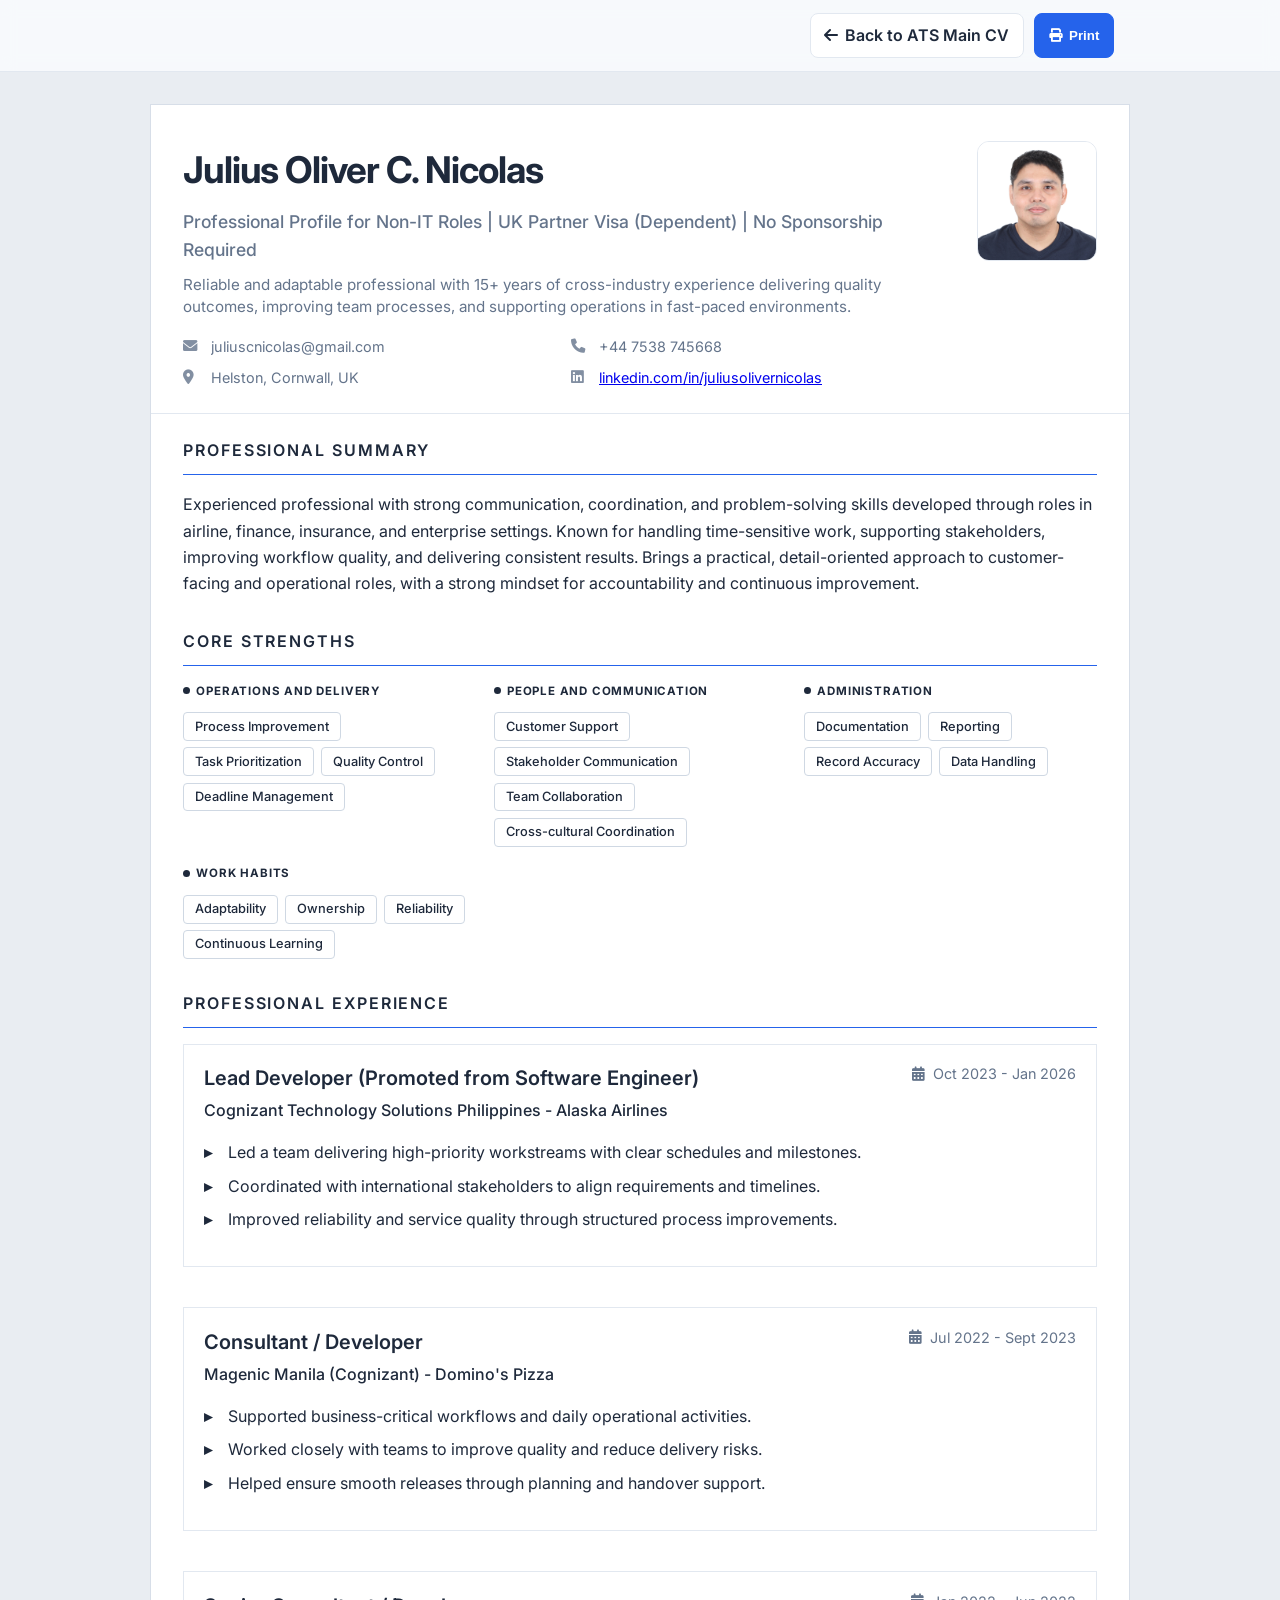
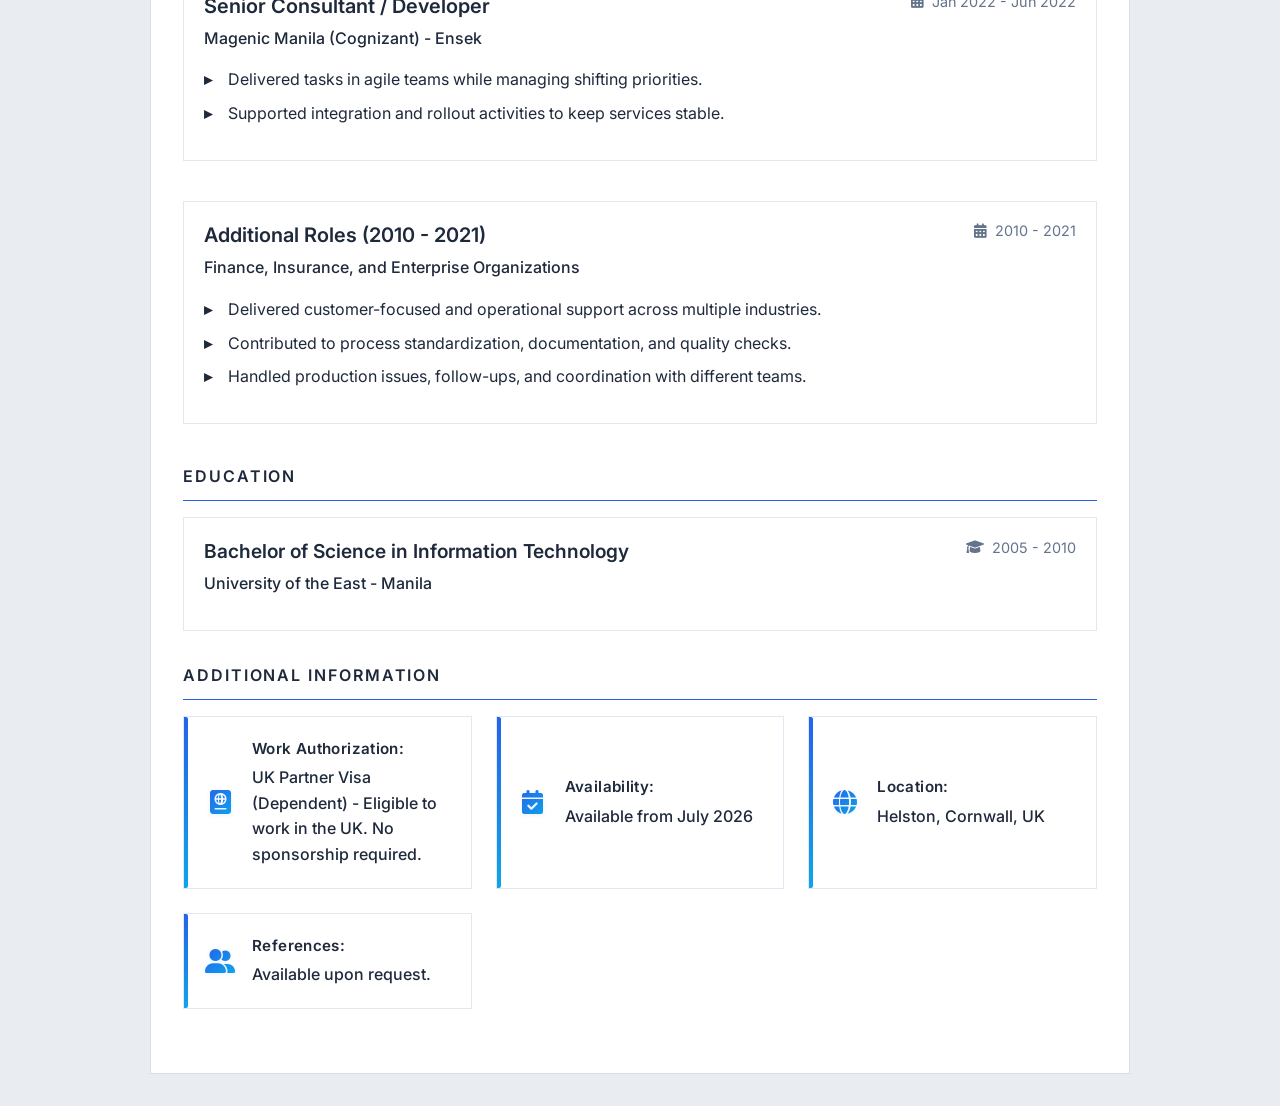
<file: index-non-it.html>
<!DOCTYPE html>
<html lang="en">
<head>
    <meta charset="UTF-8">
    <meta name="viewport" content="width=device-width, initial-scale=1.0">
    <title>Julius Oliver C. Nicolas - Non-IT Role CV</title>
    <link rel="stylesheet" href="styles.css">
    <link href="https://cdnjs.cloudflare.com/ajax/libs/font-awesome/6.0.0/css/all.min.css" rel="stylesheet">
    <link href="https://fonts.googleapis.com/css2?family=Inter:wght@300;400;500;600;700&display=swap" rel="stylesheet">
    <style>
        .version-toolbar {
            position: sticky;
            top: 0;
            z-index: 1200;
            background: rgba(248, 250, 252, 0.95);
            border-bottom: 1px solid var(--border-color);
            backdrop-filter: blur(8px);
        }

        .version-toolbar-inner {
            max-width: 980px;
            margin: 0 auto;
            padding: 0.8rem 1rem;
            display: flex;
            justify-content: flex-end;
            gap: 0.65rem;
            flex-wrap: wrap;
        }

        .version-btn {
            display: inline-flex;
            align-items: center;
            gap: 0.45rem;
            padding: 0.55rem 0.85rem;
            border: 1px solid var(--border-color);
            border-radius: 8px;
            text-decoration: none;
            background: #fff;
            color: var(--text-primary);
            font-weight: 600;
            cursor: pointer;
        }

        .version-btn:hover {
            border-color: var(--primary-color);
            color: var(--primary-color);
        }

        .version-btn-primary {
            background: var(--primary-color);
            border-color: var(--primary-color);
            color: #fff;
        }

        .version-btn-primary:hover {
            color: #fff;
            background: var(--primary-dark);
            border-color: var(--primary-dark);
        }

        @media print {
            @page {
                size: A4;
                margin: 14mm;
            }

            .version-toolbar,
            .view-mode-switcher,
            .profile-photo,
            i {
                display: none !important;
            }

            body,
            body[data-view-mode="professional"] {
                background: #fff;
                color: #000;
                font-size: 10.5pt;
                line-height: 1.35;
            }

            .container,
            body[data-view-mode="professional"] .container {
                margin: 0;
                box-shadow: none;
                border: none;
                max-width: 100%;
            }

            .header,
            body[data-view-mode="professional"] .header {
                background: #fff;
                color: #000;
                border-bottom: 1px solid #000;
                padding: 0 0 10px;
            }

            .main-content,
            body[data-view-mode="professional"] .main-content {
                padding: 10px 0 0;
            }

            .section,
            body[data-view-mode="professional"] .section {
                margin-bottom: 12px;
                break-inside: avoid;
            }

            .section-title,
            body[data-view-mode="professional"] .section-title {
                color: #000;
                border-bottom: 1px solid #000;
                font-size: 10pt;
                letter-spacing: 0.04em;
                margin-bottom: 8px;
                padding-bottom: 4px;
            }

            .section-title::after,
            body[data-view-mode="professional"] .section-title::after {
                display: none !important;
                content: none !important;
            }

            .experience-item,
            .education-item,
            .certification-item,
            .personal-info-item,
            .skill-category,
            body[data-view-mode="professional"] .experience-item,
            body[data-view-mode="professional"] .education-item,
            body[data-view-mode="professional"] .certification-item,
            body[data-view-mode="professional"] .personal-info-item,
            body[data-view-mode="professional"] .skill-category {
                background: transparent;
                border: none;
                box-shadow: none;
                padding: 0;
                margin-bottom: 8px;
            }

            .skills-grid,
            .certifications-grid,
            .personal-info-grid,
            .contact-info,
            body[data-view-mode="professional"] .skills-grid,
            body[data-view-mode="professional"] .certifications-grid,
            body[data-view-mode="professional"] .personal-info-grid,
            body[data-view-mode="professional"] .contact-info {
                display: block;
                gap: 0;
            }

            .experience-header,
            .education-header {
                margin-bottom: 4px;
            }

            .experience-details {
                margin: 4px 0 8px 18px;
            }

            a {
                color: inherit;
                text-decoration: none;
            }

            h1, h2, h3, h4, p, li, span, strong {
                color: #000 !important;
            }

            h1 {
                font-size: 19pt;
                margin-bottom: 4px;
            }

            h3 {
                font-size: 11pt;
                margin-bottom: 2px;
            }

            p {
                margin: 2px 0 5px;
            }
        }
    </style>
</head>
<body data-view-mode="professional">
    <div class="version-toolbar">
        <div class="version-toolbar-inner">
            <a class="version-btn" href="index.html"><i class="fas fa-arrow-left"></i>Back to ATS Main CV</a>
            <button class="version-btn version-btn-primary" type="button" onclick="window.print()"><i class="fas fa-print"></i>Print</button>
        </div>
    </div>

    <div class="container">
        <header class="header">
            <div class="header-content">
                <div class="profile-info">
                    <h1 class="name">Julius Oliver C. Nicolas</h1>
                    <p class="title">Professional Profile for Non-IT Roles | UK Partner Visa (Dependent) | No Sponsorship Required</p>
                    <p class="tagline">Reliable and adaptable professional with 15+ years of cross-industry experience delivering quality outcomes, improving team processes, and supporting operations in fast-paced environments.</p>
                </div>
                <div class="profile-photo">
                    <img src="IMG_6928.jpg" alt="Julius Oliver C. Nicolas">
                </div>
                <div class="contact-info">
                    <div class="contact-item">
                        <i class="fas fa-envelope"></i>
                        <span>juliuscnicolas@gmail.com</span>
                    </div>
                    <div class="contact-item">
                        <i class="fas fa-phone"></i>
                        <span>+44 7538 745668</span>
                    </div>
                    <div class="contact-item">
                        <i class="fas fa-map-marker-alt"></i>
                        <span>Helston, Cornwall, UK</span>
                    </div>
                    <div class="contact-item">
                        <i class="fab fa-linkedin"></i>
                        <a href="https://linkedin.com/in/juliusolivernicolas" target="_blank" rel="noopener noreferrer">linkedin.com/in/juliusolivernicolas</a>
                    </div>
                </div>
            </div>
        </header>

        <main class="main-content">
            <section class="section">
                <h2 class="section-title">Professional Summary</h2>
                <div class="section-content">
                    <p class="summary-text">Experienced professional with strong communication, coordination, and problem-solving skills developed through roles in airline, finance, insurance, and enterprise settings. Known for handling time-sensitive work, supporting stakeholders, improving workflow quality, and delivering consistent results. Brings a practical, detail-oriented approach to customer-facing and operational roles, with a strong mindset for accountability and continuous improvement.</p>
                </div>
            </section>

            <section class="section">
                <h2 class="section-title">Core Strengths</h2>
                <div class="section-content">
                    <div class="skills-grid">
                        <div class="skill-category">
                            <h4>Operations and Delivery</h4>
                            <div class="skill-tags">
                                <span class="skill-tag">Process Improvement</span>
                                <span class="skill-tag">Task Prioritization</span>
                                <span class="skill-tag">Quality Control</span>
                                <span class="skill-tag">Deadline Management</span>
                            </div>
                        </div>
                        <div class="skill-category">
                            <h4>People and Communication</h4>
                            <div class="skill-tags">
                                <span class="skill-tag">Customer Support</span>
                                <span class="skill-tag">Stakeholder Communication</span>
                                <span class="skill-tag">Team Collaboration</span>
                                <span class="skill-tag">Cross-cultural Coordination</span>
                            </div>
                        </div>
                        <div class="skill-category">
                            <h4>Administration</h4>
                            <div class="skill-tags">
                                <span class="skill-tag">Documentation</span>
                                <span class="skill-tag">Reporting</span>
                                <span class="skill-tag">Record Accuracy</span>
                                <span class="skill-tag">Data Handling</span>
                            </div>
                        </div>
                        <div class="skill-category">
                            <h4>Work Habits</h4>
                            <div class="skill-tags">
                                <span class="skill-tag">Adaptability</span>
                                <span class="skill-tag">Ownership</span>
                                <span class="skill-tag">Reliability</span>
                                <span class="skill-tag">Continuous Learning</span>
                            </div>
                        </div>
                    </div>
                </div>
            </section>

            <section class="section">
                <h2 class="section-title">Professional Experience</h2>
                <div class="section-content">
                    <div class="experience-item">
                        <div class="experience-header">
                            <div class="experience-title">
                                <h3>Lead Developer (Promoted from Software Engineer)</h3>
                                <p class="company">Cognizant Technology Solutions Philippines - Alaska Airlines</p>
                            </div>
                            <div class="experience-date">
                                <i class="fas fa-calendar-alt"></i>
                                <span>Oct 2023 - Jan 2026</span>
                            </div>
                        </div>
                        <ul class="experience-details">
                            <li>Led a team delivering high-priority workstreams with clear schedules and milestones.</li>
                            <li>Coordinated with international stakeholders to align requirements and timelines.</li>
                            <li>Improved reliability and service quality through structured process improvements.</li>
                        </ul>
                    </div>

                    <div class="experience-item">
                        <div class="experience-header">
                            <div class="experience-title">
                                <h3>Consultant / Developer</h3>
                                <p class="company">Magenic Manila (Cognizant) - Domino's Pizza</p>
                            </div>
                            <div class="experience-date">
                                <i class="fas fa-calendar-alt"></i>
                                <span>Jul 2022 - Sept 2023</span>
                            </div>
                        </div>
                        <ul class="experience-details">
                            <li>Supported business-critical workflows and daily operational activities.</li>
                            <li>Worked closely with teams to improve quality and reduce delivery risks.</li>
                            <li>Helped ensure smooth releases through planning and handover support.</li>
                        </ul>
                    </div>

                    <div class="experience-item">
                        <div class="experience-header">
                            <div class="experience-title">
                                <h3>Senior Consultant / Developer</h3>
                                <p class="company">Magenic Manila (Cognizant) - Ensek</p>
                            </div>
                            <div class="experience-date">
                                <i class="fas fa-calendar-alt"></i>
                                <span>Jan 2022 - Jun 2022</span>
                            </div>
                        </div>
                        <ul class="experience-details">
                            <li>Delivered tasks in agile teams while managing shifting priorities.</li>
                            <li>Supported integration and rollout activities to keep services stable.</li>
                        </ul>
                    </div>

                    <div class="experience-item">
                        <div class="experience-header">
                            <div class="experience-title">
                                <h3>Additional Roles (2010 - 2021)</h3>
                                <p class="company">Finance, Insurance, and Enterprise Organizations</p>
                            </div>
                            <div class="experience-date">
                                <i class="fas fa-calendar-alt"></i>
                                <span>2010 - 2021</span>
                            </div>
                        </div>
                        <ul class="experience-details">
                            <li>Delivered customer-focused and operational support across multiple industries.</li>
                            <li>Contributed to process standardization, documentation, and quality checks.</li>
                            <li>Handled production issues, follow-ups, and coordination with different teams.</li>
                        </ul>
                    </div>
                </div>
            </section>

            <section class="section">
                <h2 class="section-title">Education</h2>
                <div class="section-content">
                    <div class="education-item">
                        <div class="education-header">
                            <div class="education-title">
                                <h3>Bachelor of Science in Information Technology</h3>
                                <p class="university">University of the East - Manila</p>
                            </div>
                            <div class="education-date">
                                <i class="fas fa-graduation-cap"></i>
                                <span>2005 - 2010</span>
                            </div>
                        </div>
                    </div>
                </div>
            </section>

            <section class="section">
                <h2 class="section-title">Additional Information</h2>
                <div class="section-content">
                    <div class="personal-info-grid">
                        <div class="personal-info-item">
                            <i class="fas fa-passport"></i>
                            <div>
                                <strong>Work Authorization:</strong>
                                <span>UK Partner Visa (Dependent) - Eligible to work in the UK. No sponsorship required.</span>
                            </div>
                        </div>
                        <div class="personal-info-item">
                            <i class="fas fa-calendar-check"></i>
                            <div>
                                <strong>Availability:</strong>
                                <span>Available from July 2026</span>
                            </div>
                        </div>
                        <div class="personal-info-item">
                            <i class="fas fa-globe"></i>
                            <div>
                                <strong>Location:</strong>
                                <span>Helston, Cornwall, UK</span>
                            </div>
                        </div>
                        <div class="personal-info-item">
                            <i class="fas fa-user-friends"></i>
                            <div>
                                <strong>References:</strong>
                                <span>Available upon request.</span>
                            </div>
                        </div>
                    </div>
                </div>
            </section>
        </main>
    </div>
</body>
</html>
</file>
<file: styles.css>
/* Modern CV Styles */
:root {
  --primary-color: #2563eb;
  --primary-dark: #1d4ed8;
  --secondary-color: #64748b;
  --accent-color: #0ea5e9;
  --text-primary: #1e293b;
  --text-secondary: #64748b;
  --text-light: #94a3b8;
  --bg-primary: #ffffff;
  --bg-secondary: #f8fafc;
  --bg-accent: #f1f5f9;
  --border-color: #e2e8f0;
  --shadow-sm: 0 1px 2px 0 rgb(0 0 0 / 0.05);
  --shadow-md: 0 4px 6px -1px rgb(0 0 0 / 0.1), 0 2px 4px -2px rgb(0 0 0 / 0.1);
  --shadow-lg: 0 10px 15px -3px rgb(0 0 0 / 0.1), 0 4px 6px -4px rgb(0 0 0 / 0.1);
  --border-radius: 8px;
  --border-radius-lg: 12px;
  --transition: all 0.3s cubic-bezier(0.4, 0, 0.2, 1);
}

* {
  margin: 0;
  padding: 0;
  box-sizing: border-box;
}

html {
  overflow-x: hidden;
  width: 100%;
}

html, body {
  max-width: 100vw;
  overflow-x: hidden;
}

body {
  font-family: 'Inter', -apple-system, BlinkMacSystemFont, 'Segoe UI', Roboto, sans-serif;
  font-size: 16px;
  line-height: 1.6;
  color: var(--text-primary);
  background-color: var(--bg-secondary);
  overflow-x: hidden;
  word-wrap: break-word;
  -webkit-text-size-adjust: 100%;
  margin: 0;
  padding: 0;
  width: 100%;
  max-width: 100vw;
  transition: background-color 0.25s ease, color 0.25s ease;
}

.view-mode-switcher {
  position: fixed;
  top: 20px;
  left: 20px;
  z-index: 1001;
  display: flex;
  gap: 0.5rem;
  padding: 0.5rem;
  background: rgba(255, 255, 255, 0.92);
  border: 1px solid rgba(148, 163, 184, 0.35);
  border-radius: 999px;
  box-shadow: var(--shadow-md);
  backdrop-filter: blur(12px);
}

.view-mode-button {
  border: none;
  background: transparent;
  color: var(--text-secondary);
  border-radius: 999px;
  padding: 0.75rem 1rem;
  display: inline-flex;
  align-items: center;
  gap: 0.5rem;
  font-size: 0.9rem;
  font-weight: 600;
  cursor: pointer;
  transition: var(--transition);
}

.view-mode-button:hover {
  color: var(--text-primary);
  background: rgba(37, 99, 235, 0.08);
}

.view-mode-button.is-active {
  background: var(--primary-color);
  color: #ffffff;
}

.view-mode-button i {
  font-size: 0.9rem;
}

.container {
  max-width: 900px;
  margin: 0 auto;
  background-color: var(--bg-primary);
  box-shadow: var(--shadow-lg);
  min-height: 100vh;
  overflow-x: hidden;
  width: 100%;
  box-sizing: border-box;
}

body[data-view-mode="professional"] {
  background: #e9edf2;
}

body[data-view-mode="professional"] .container {
  max-width: 980px;
  margin: 2rem auto;
  box-shadow: none;
  border: 1px solid #d7dee8;
}

body[data-view-mode="professional"] .header {
  background: #ffffff;
  color: var(--text-primary);
  padding: 2.25rem 2rem 1.5rem;
  border-bottom: 1px solid var(--border-color);
}

body[data-view-mode="professional"] .header::before {
  display: none;
}

body[data-view-mode="professional"] .header-content {
  grid-template-columns: minmax(0, 1fr) 130px;
  gap: 1rem 1.5rem;
}

body[data-view-mode="professional"] .profile-photo img {
  width: 120px;
  height: 120px;
  border-radius: 12px;
  border: 1px solid var(--border-color);
  box-shadow: none;
}

body[data-view-mode="professional"] .profile-info .title,
body[data-view-mode="professional"] .profile-info .tagline,
body[data-view-mode="professional"] .contact-item,
body[data-view-mode="professional"] .contact-item i {
  color: var(--text-secondary);
}

body[data-view-mode="professional"] .profile-info .name {
  font-size: 2.3rem;
  letter-spacing: -0.03em;
}

body[data-view-mode="professional"] .profile-info .title {
  font-size: 1.1rem;
  margin-bottom: 0.6rem;
  opacity: 1;
}

body[data-view-mode="professional"] .profile-info .tagline {
  max-width: 52rem;
  font-size: 0.95rem;
  opacity: 1;
}

body[data-view-mode="professional"] .contact-info {
  display: grid;
  grid-template-columns: repeat(2, minmax(0, 1fr));
  gap: 0.5rem 1rem;
}

body[data-view-mode="professional"] .main-content {
  padding: 1.5rem 2rem 2rem;
}

body[data-view-mode="professional"] .section {
  margin-bottom: 2rem;
}

body[data-view-mode="professional"] .section-title {
  font-size: 1rem;
  text-transform: uppercase;
  letter-spacing: 0.12em;
  border-bottom-width: 1px;
  margin-bottom: 1rem;
  padding-bottom: 0.65rem;
}

body[data-view-mode="professional"] .section-title::after {
  width: 0;
  height: 0;
}

body[data-view-mode="professional"] .summary-text {
  font-size: 1rem;
  line-height: 1.65;
  color: var(--text-primary);
}

body[data-view-mode="professional"] .experience-item,
body[data-view-mode="professional"] .education-item,
body[data-view-mode="professional"] .certification-item,
body[data-view-mode="professional"] .project-item,
body[data-view-mode="professional"] .portfolio-item,
body[data-view-mode="professional"] .personal-info-item,
body[data-view-mode="professional"] .skill-category {
  background: #ffffff;
  border: 1px solid var(--border-color);
  border-left: 1px solid var(--border-color);
  border-radius: 0;
  box-shadow: none;
}

body[data-view-mode="professional"] .experience-item:hover,
body[data-view-mode="professional"] .project-item:hover,
body[data-view-mode="professional"] .portfolio-item:hover,
body[data-view-mode="professional"] .certification-item:hover,
body[data-view-mode="professional"] .skill-tag:hover,
body[data-view-mode="professional"] .tech-tag:hover {
  transform: none;
  box-shadow: none;
}

body[data-view-mode="professional"] .experience-item,
body[data-view-mode="professional"] .education-item,
body[data-view-mode="professional"] .project-item,
body[data-view-mode="professional"] .portfolio-item {
  padding: 1.1rem 1.25rem;
}

body[data-view-mode="professional"] .experience-title .company,
body[data-view-mode="professional"] .education-title .university,
body[data-view-mode="professional"] .portfolio-icon,
body[data-view-mode="professional"] .certification-item i {
  color: var(--text-primary);
}

body[data-view-mode="professional"] .experience-details li,
body[data-view-mode="professional"] .education-details,
body[data-view-mode="professional"] .project-description,
body[data-view-mode="professional"] .portfolio-info p,
body[data-view-mode="professional"] .certification-item p,
body[data-view-mode="professional"] .personal-info-item span {
  color: var(--text-primary);
}

body[data-view-mode="professional"] .experience-details li::before,
body[data-view-mode="professional"] .skill-category h4::before {
  color: var(--text-primary);
}

body[data-view-mode="professional"] .skill-category {
  border: none;
  border-top: none;
  border-radius: 0;
  padding: 0;
  background: transparent;
}

body[data-view-mode="professional"] .skill-category:hover {
  box-shadow: none;
  transform: none;
}

body[data-view-mode="professional"] .skill-category h4 {
  font-size: 0.72rem;
  color: var(--text-primary);
  letter-spacing: 0.07em;
}

body[data-view-mode="professional"] .skill-category h4::before {
  background: var(--text-primary);
}

body[data-view-mode="professional"] .tech-tag,
body[data-view-mode="professional"] .skill-tag {
  background: #ffffff;
  color: var(--text-primary);
  border-radius: 4px;
  border-color: #cfd8e3;
}

body[data-view-mode="professional"] .footer {
  background: #ffffff;
  border-top: 1px solid var(--border-color);
}

/* Header Styles */
.header {
  background: linear-gradient(135deg, var(--primary-color) 0%, var(--primary-dark) 100%);
  color: white;
  padding: 3rem 2rem 2rem;
  position: relative;
  overflow: hidden;
  width: 100%;
  box-sizing: border-box;
}

.header::before {
  content: '';
  position: absolute;
  top: 0;
  left: 0;
  right: 0;
  bottom: 0;
  background: url('data:image/svg+xml,<svg xmlns="http://www.w3.org/2000/svg" viewBox="0 0 100 100"><defs><pattern id="grid" width="10" height="10" patternUnits="userSpaceOnUse"><path d="M 10 0 L 0 0 0 10" fill="none" stroke="rgba(255,255,255,0.05)" stroke-width="1"/></pattern></defs><rect width="100" height="100" fill="url(%23grid)"/></svg>');
  opacity: 0.3;
}

.header-content {
  position: relative;
  z-index: 1;
  display: grid;
  grid-template-columns: 1fr auto;
  grid-template-rows: auto auto;
  gap: 1rem 2rem;
  align-items: start;
  max-width: 100%;
  overflow: hidden;
}

.profile-info {
  grid-column: 1;
  grid-row: 1;
}

.profile-photo {
  grid-column: 2;
  grid-row: 1 / 3;
  justify-self: end;
  align-self: start;
}

.profile-photo img {
  width: 180px;
  height: 180px;
  border-radius: 50%;
  object-fit: cover;
  border: 3px solid rgba(255, 255, 255, 0.8);
  box-shadow: 0 4px 12px rgba(0, 0, 0, 0.2);
}

.contact-info {
  grid-column: 1;
  grid-row: 2;
}

.profile-info .name {
  font-size: 2.5rem;
  font-weight: 700;
  margin-bottom: 0.5rem;
  letter-spacing: -0.025em;
}

.profile-info .title {
  font-size: 1.25rem;
  font-weight: 500;
  margin-bottom: 1rem;
  opacity: 0.9;
}

.profile-info .tagline {
  font-size: 1rem;
  opacity: 0.8;
  line-height: 1.5;
}

.contact-info {
  display: flex;
  flex-direction: column;
  gap: 0.75rem;
}

.contact-item {
  display: flex;
  align-items: center;
  gap: 0.75rem;
  font-size: 0.9rem;
  word-break: break-word;
  overflow-wrap: break-word;
  max-width: 100%;
  overflow: hidden;
}

.contact-item span {
  flex: 1;
  min-width: 0;
  overflow-wrap: break-word;
  word-break: break-word;
  overflow: hidden;
  text-overflow: ellipsis;
}

.contact-item i {
  width: 16px;
  opacity: 0.8;
  flex-shrink: 0;
}

/* Main Content */
.main-content {
  padding: 2rem;
  width: 100%;
  box-sizing: border-box;
  overflow-x: hidden;
}

.section {
  margin-bottom: 3rem;
}

.section-title {
  font-size: 1.5rem;
  font-weight: 600;
  color: var(--text-primary);
  margin-bottom: 1.5rem;
  padding-bottom: 0.5rem;
  border-bottom: 2px solid var(--primary-color);
  position: relative;
}

.section-title::after {
  content: '';
  position: absolute;
  bottom: -2px;
  left: 0;
  width: 50px;
  height: 2px;
  background-color: var(--accent-color);
}

/* Professional Summary */
.summary-text {
  font-size: 1.1rem;
  line-height: 1.7;
  color: var(--text-secondary);
}

/* Experience Styles */
.experience-item {
  margin-bottom: 2.5rem;
  padding: 1.5rem;
  background-color: var(--bg-accent);
  border-radius: var(--border-radius-lg);
  border-left: 4px solid var(--primary-color);
  transition: var(--transition);
}

.experience-item:hover {
  box-shadow: var(--shadow-md);
  transform: translateY(-2px);
}

.experience-header {
  display: flex;
  justify-content: space-between;
  align-items: start;
  margin-bottom: 1rem;
  gap: 1rem;
}

.experience-title h3 {
  font-size: 1.25rem;
  font-weight: 600;
  color: var(--text-primary);
  margin-bottom: 0.25rem;
}

.experience-title .company {
  font-size: 1rem;
  color: var(--primary-color);
  font-weight: 500;
}

.experience-date {
  display: flex;
  align-items: center;
  gap: 0.5rem;
  font-size: 0.9rem;
  color: var(--text-secondary);
  white-space: nowrap;
}

.experience-details {
  list-style: none;
  margin-bottom: 1rem;
}

.experience-details li {
  position: relative;
  padding-left: 1.5rem;
  margin-bottom: 0.5rem;
  color: var(--text-secondary);
}

.experience-details li::before {
  content: '▸';
  position: absolute;
  left: 0;
  color: var(--primary-color);
  font-weight: bold;
}

.tech-stack {
  display: flex;
  flex-wrap: wrap;
  gap: 0.5rem;
  margin-top: 1rem;
}

.tech-tag {
  background-color: var(--bg-primary);
  color: var(--primary-color);
  padding: 0.25rem 0.75rem;
  border-radius: 9999px;
  font-size: 0.8rem;
  font-weight: 500;
  border: 1px solid var(--border-color);
  transition: var(--transition);
}

.tech-tag:hover {
  background-color: var(--primary-color);
  color: white;
  transform: scale(1.05);
}

/* Skills Grid */
.skills-grid {
  display: grid;
  grid-template-columns: repeat(auto-fit, minmax(220px, 1fr));
  gap: 1.1rem;
}

.skill-category {
  background: var(--bg-primary);
  border: 1px solid var(--border-color);
  border-top: 3px solid var(--cat-color, var(--primary-color));
  border-radius: var(--border-radius-lg);
  padding: 1.1rem 1.1rem 0.9rem;
  transition: var(--transition);
}

.skill-category:hover {
  box-shadow: var(--shadow-md);
  transform: translateY(-2px);
}

.skill-category:nth-child(1) { --cat-color: #2563eb; }
.skill-category:nth-child(2) { --cat-color: #7c3aed; }
.skill-category:nth-child(3) { --cat-color: #059669; }
.skill-category:nth-child(4) { --cat-color: #0284c7; }
.skill-category:nth-child(5) { --cat-color: #d97706; }
.skill-category:nth-child(6) { --cat-color: #475569; }
.skill-category:nth-child(7) { --cat-color: #e11d48; }

.skill-category h4 {
  font-size: 0.7rem;
  font-weight: 700;
  color: var(--cat-color, var(--primary-color));
  margin-bottom: 0.75rem;
  text-transform: uppercase;
  letter-spacing: 0.09em;
  display: flex;
  align-items: center;
  gap: 0.4rem;
}

.skill-category h4::before {
  content: '';
  display: inline-block;
  width: 7px;
  height: 7px;
  border-radius: 50%;
  background: var(--cat-color, var(--primary-color));
  flex-shrink: 0;
}

.skill-tags {
  display: flex;
  flex-wrap: wrap;
  gap: 0.4rem;
}

.skill-tag {
  background: color-mix(in srgb, var(--cat-color, var(--primary-color)) 9%, transparent);
  color: var(--text-primary);
  padding: 0.28rem 0.7rem;
  border-radius: 999px;
  font-size: 0.8rem;
  font-weight: 500;
  transition: var(--transition);
  border: 1px solid color-mix(in srgb, var(--cat-color, var(--primary-color)) 28%, transparent);
  cursor: default;
  line-height: 1.4;
}

.skill-tag:hover {
  background: var(--cat-color, var(--primary-color));
  color: #ffffff;
  border-color: var(--cat-color, var(--primary-color));
  transform: translateY(-1px);
  box-shadow: 0 3px 10px color-mix(in srgb, var(--cat-color, var(--primary-color)) 35%, transparent);
}

/* Education */
.education-item {
  background-color: var(--bg-accent);
  padding: 1.5rem;
  border-radius: var(--border-radius-lg);
  border-left: 4px solid var(--accent-color);
}

.education-header {
  display: flex;
  justify-content: space-between;
  align-items: start;
  margin-bottom: 1rem;
  gap: 1rem;
}

.education-title h3 {
  font-size: 1.2rem;
  font-weight: 600;
  color: var(--text-primary);
  margin-bottom: 0.25rem;
}

.education-title .university {
  color: var(--accent-color);
  font-weight: 500;
}

.education-date {
  display: flex;
  align-items: center;
  gap: 0.5rem;
  font-size: 0.9rem;
  color: var(--text-secondary);
  white-space: nowrap;
}

.education-details {
  color: var(--text-secondary);
  line-height: 1.6;
}

/* Portfolio */
.portfolio-grid {
  display: flex;
  flex-direction: column;
  gap: 1.25rem;
}

.portfolio-item {
  display: flex;
  align-items: flex-start;
  gap: 1.25rem;
  padding: 1.5rem;
  background-color: var(--bg-accent);
  border-radius: var(--border-radius-lg);
  border: 1px solid var(--border-color);
  text-decoration: none;
  color: inherit;
  transition: var(--transition);
}

.portfolio-item:hover {
  box-shadow: var(--shadow-md);
  transform: translateY(-2px);
  border-color: var(--primary-color);
}

.portfolio-icon {
  font-size: 2rem;
  color: var(--primary-color);
  min-width: 2rem;
  padding-top: 0.2rem;
}

.portfolio-info h4 {
  font-size: 1rem;
  font-weight: 600;
  color: var(--text-primary);
  margin-bottom: 0.4rem;
}

.portfolio-info p {
  font-size: 0.9rem;
  color: var(--text-secondary);
  margin-bottom: 0.6rem;
  line-height: 1.6;
}

.portfolio-link {
  font-size: 0.85rem;
  font-weight: 600;
  color: var(--primary-color);
  display: inline-flex;
  align-items: center;
  gap: 0.3rem;
}

.portfolio-links {
  display: flex;
  align-items: center;
  gap: 1.25rem;
  flex-wrap: wrap;
}

.portfolio-link-demo {
  color: var(--text-secondary);
  text-decoration: none;
}

.portfolio-link-demo:hover {
  color: var(--primary-color);
}

/* Certifications */
.certifications-grid {
  display: grid;
  grid-template-columns: repeat(auto-fit, minmax(250px, 1fr));
  gap: 1.5rem;
}

.certification-item {
  display: flex;
  align-items: center;
  gap: 1rem;
  padding: 1.5rem;
  background-color: var(--bg-accent);
  border-radius: var(--border-radius-lg);
  transition: var(--transition);
  border: 1px solid var(--border-color);
}

.certification-item:hover {
  box-shadow: var(--shadow-md);
  transform: translateY(-2px);
}

.certification-item i {
  font-size: 2rem;
  color: var(--primary-color);
  min-width: 2rem;
}

.cert-badge-icon {
  width: 3rem;
  height: 3rem;
  min-width: 3rem;
  object-fit: contain;
}

.certification-item h4 {
  font-size: 1rem;
  font-weight: 600;
  color: var(--text-primary);
  margin-bottom: 0.25rem;
}

.certification-item p {
  font-size: 0.9rem;
  color: var(--text-secondary);
}

.cert-code {
  display: inline-block;
  font-size: 0.75rem;
  font-weight: 600;
  font-family: monospace;
  color: var(--primary-color);
  background: color-mix(in srgb, var(--primary-color) 10%, transparent);
  border: 1px solid color-mix(in srgb, var(--primary-color) 30%, transparent);
  border-radius: 4px;
  padding: 1px 6px;
  letter-spacing: 0.04em;
  vertical-align: middle;
}

/* Personal Information */
.personal-info-grid {
  display: grid;
  grid-template-columns: repeat(auto-fit, minmax(280px, 1fr));
  gap: 1.5rem;
  margin-top: 0.5rem;
}

.personal-info-item {
  display: flex;
  align-items: center;
  gap: 1rem;
  padding: 1.25rem;
  background: linear-gradient(135deg, var(--bg-primary) 0%, var(--bg-accent) 100%);
  border-radius: var(--border-radius-lg);
  border: 1px solid var(--border-color);
  transition: var(--transition);
  position: relative;
  overflow: hidden;
}

.personal-info-item::before {
  content: '';
  position: absolute;
  top: 0;
  left: 0;
  width: 4px;
  height: 100%;
  background: linear-gradient(180deg, var(--primary-color), var(--accent-color));
  border-radius: 0 2px 2px 0;
}

.personal-info-item:hover {
  transform: translateY(-2px);
  box-shadow: var(--shadow-md);
  border-color: var(--primary-color);
}

.personal-info-item:hover::before {
  width: 6px;
}

.personal-info-item i {
  font-size: 1.5rem;
  color: var(--primary-color);
  min-width: 2rem;
  text-align: center;
  background: linear-gradient(135deg, var(--primary-color), var(--accent-color));
  -webkit-background-clip: text;
  -webkit-text-fill-color: transparent;
  background-clip: text;
  filter: drop-shadow(0 1px 2px rgba(37, 99, 235, 0.1));
}

.personal-info-item div {
  flex: 1;
  min-width: 0;
}

.personal-info-item strong {
  display: block;
  font-weight: 600;
  color: var(--text-primary);
  font-size: 0.95rem;
  margin-bottom: 0.25rem;
  letter-spacing: 0.025em;
}

.personal-info-item span {
  font-size: 1rem;
  color: var(--text-secondary);
  font-weight: 500;
}

/* Projects */
.projects-grid {
  display: grid;
  grid-template-columns: repeat(auto-fit, minmax(300px, 1fr));
  gap: 2rem;
}

.project-item {
  background-color: var(--bg-accent);
  padding: 1.5rem;
  border-radius: var(--border-radius-lg);
  transition: var(--transition);
  border: 1px solid var(--border-color);
  position: relative;
  overflow: hidden;
}

.project-item::before {
  content: '';
  position: absolute;
  top: 0;
  left: 0;
  right: 0;
  height: 4px;
  background: linear-gradient(90deg, var(--primary-color), var(--accent-color));
}

.project-item:hover {
  box-shadow: var(--shadow-lg);
  transform: translateY(-4px);
}

.project-header {
  display: flex;
  justify-content: space-between;
  align-items: center;
  margin-bottom: 1rem;
}

.project-header h3 {
  font-size: 1.2rem;
  font-weight: 600;
  color: var(--text-primary);
}

.project-links {
  display: flex;
  gap: 0.5rem;
}

.project-link {
  display: flex;
  align-items: center;
  justify-content: center;
  width: 32px;
  height: 32px;
  background-color: var(--bg-primary);
  border-radius: 50%;
  color: var(--text-secondary);
  text-decoration: none;
  transition: var(--transition);
  border: 1px solid var(--border-color);
}

.project-link:hover {
  background-color: var(--primary-color);
  color: white;
  transform: scale(1.1);
}

.project-description {
  color: var(--text-secondary);
  line-height: 1.6;
  margin-bottom: 1rem;
}

.project-tech {
  display: flex;
  flex-wrap: wrap;
  gap: 0.5rem;
}

/* Footer */
.footer {
  background-color: var(--bg-accent);
  padding: 2rem;
  border-top: 1px solid var(--border-color);
}

.footer-content {
  display: flex;
  justify-content: space-between;
  align-items: center;
  max-width: 900px;
  margin: 0 auto;
}

.footer-content p {
  color: var(--text-secondary);
  font-size: 0.9rem;
}

.footer-links {
  display: flex;
  gap: 1rem;
}

.footer-link {
  display: flex;
  align-items: center;
  justify-content: center;
  width: 40px;
  height: 40px;
  background-color: var(--bg-primary);
  border-radius: 50%;
  color: var(--text-secondary);
  text-decoration: none;
  transition: var(--transition);
  border: 1px solid var(--border-color);
}

.footer-link:hover {
  background-color: var(--primary-color);
  color: white;
  transform: scale(1.1);
}

/* Responsive Design */
@media (max-width: 768px) {
  .container {
    margin: 0;
    box-shadow: none;
    min-height: auto;
  }
  
  .view-mode-switcher {
    top: auto;
    left: 50%;
    bottom: 20px;
    transform: translateX(-50%);
    width: calc(100% - 2rem);
    justify-content: center;
    border-radius: 20px;
  }

  .header {
    padding: 2rem 1rem;
  }

  .header-content {
    grid-template-columns: 1fr;
    gap: 1.5rem;
    display: flex;
    flex-direction: column;
  }
  
  body[data-view-mode="professional"] .container {
    margin: 0;
  }
  
  body[data-view-mode="professional"] .contact-info {
    grid-template-columns: 1fr;
  }

  .profile-photo {
    order: 0;
    align-self: center;
    justify-self: center;
  }

  .profile-info {
    order: 1;
    text-align: center;
  }

  .profile-info .name {
    font-size: 2rem;
    line-height: 1.2;
  }

  .profile-info .title {
    font-size: 1.1rem;
  }

  .profile-info .tagline {
    font-size: 0.95rem;
  }

  .contact-info {
    order: 2;
  }

  .contact-item {
    font-size: 0.85rem;
    gap: 0.5rem;
  }

  .contact-item span {
    word-break: break-all;
    overflow-wrap: break-word;
  }

  .main-content {
    padding: 1.5rem 1rem;
  }

  .section-title {
    font-size: 1.3rem;
  }

  .summary-text {
    font-size: 1rem;
  }

  .experience-header,
  .education-header {
    flex-direction: column;
    align-items: flex-start;
    gap: 0.5rem;
  }

  .experience-date,
  .education-date {
    align-self: flex-start;
    margin-top: 0.25rem;
  }

  .experience-title h3,
  .education-title h3 {
    font-size: 1.1rem;
  }

  .experience-title .company,
  .education-title .university {
    font-size: 0.95rem;
  }

  .experience-details li {
    font-size: 0.9rem;
    padding-left: 1.25rem;
  }

  .tech-stack,
  .skill-tags,
  .project-tech {
    gap: 0.4rem;
  }

  .tech-tag,
  .skill-tag {
    font-size: 0.75rem;
    padding: 0.25rem 0.6rem;
  }

  .skills-grid {
    grid-template-columns: repeat(auto-fit, minmax(160px, 1fr));
    gap: 0.75rem;
  }

  .skill-category h4 {
    font-size: 0.68rem;
  }

  .certifications-grid {
    grid-template-columns: 1fr;
    gap: 1rem;
  }

  .certification-item {
    padding: 1.25rem;
  }

  .personal-info-grid {
    grid-template-columns: 1fr;
    gap: 1rem;
  }

  .personal-info-item {
    padding: 1rem;
  }

  .personal-info-item i {
    font-size: 1.25rem;
    min-width: 1.75rem;
  }

  .personal-info-item strong {
    font-size: 0.9rem;
  }

  .personal-info-item span {
    font-size: 0.95rem;
  }

  .projects-grid {
    grid-template-columns: 1fr;
    gap: 1.5rem;
  }

  .project-item {
    padding: 1.25rem;
  }

  .footer {
    padding: 1.5rem 1rem;
  }

  .footer-content {
    flex-direction: column;
    gap: 1rem;
    text-align: center;
  }
}

@media (max-width: 480px) {
  .header {
    padding: 1.5rem 0.75rem;
  }

  .profile-info .name {
    font-size: 1.75rem;
  }

  .profile-info .title {
    font-size: 1rem;
  }

  .profile-info .tagline {
    font-size: 0.9rem;
  }

  .main-content {
    padding: 1rem 0.75rem;
  }

  .section {
    margin-bottom: 2rem;
  }

  .section-title {
    font-size: 1.2rem;
    margin-bottom: 1.25rem;
  }

  .summary-text {
    font-size: 0.95rem;
  }

  .experience-item,
  .education-item,
  .project-item,
  .certification-item {
    padding: 1rem;
    margin-bottom: 1.5rem;
  }

  .experience-title h3,
  .education-title h3,
  .project-header h3 {
    font-size: 1rem;
  }

  .experience-title .company,
  .education-title .university {
    font-size: 0.9rem;
  }

  .experience-date,
  .education-date {
    font-size: 0.8rem;
  }

  .experience-details li {
    font-size: 0.85rem;
    margin-bottom: 0.4rem;
  }

  .contact-item {
    font-size: 0.8rem;
    gap: 0.4rem;
  }

  .contact-item i {
    width: 14px;
    font-size: 0.8rem;
  }

  .tech-tag,
  .skill-tag {
    font-size: 0.7rem;
    padding: 0.25rem 0.5rem;
  }

  .skill-category h4 {
    font-size: 0.95rem;
  }

  .certification-item {
    padding: 1rem;
    gap: 0.75rem;
  }

  .personal-info-item {
    padding: 0.875rem;
    gap: 0.75rem;
  }

  .personal-info-item i {
    font-size: 1.1rem;
    min-width: 1.5rem;
  }

  .personal-info-item strong {
    font-size: 0.85rem;
  }

  .personal-info-item span {
    font-size: 0.9rem;
  }

  .certification-item i {
    font-size: 1.5rem;
  }

  .certification-item h4 {
    font-size: 0.9rem;
  }

  .certification-item p {
    font-size: 0.8rem;
  }

  .project-description {
    font-size: 0.85rem;
  }

  .footer {
    padding: 1rem 0.75rem;
  }
}

/* Print Styles - Preserve Web Layout */
@media print {
  * {
    -webkit-print-color-adjust: exact !important;
    print-color-adjust: exact !important;
    box-sizing: border-box !important;
    animation: none !important;
    transition: none !important;
  }

  @page {
    size: A4;
    margin: 0.35in;
  }

  html,
  body {
    background: var(--bg-secondary) !important;
    font-size: 16px !important;
    line-height: 1.6 !important;
    margin: 0 !important;
    padding: 0 !important;
    width: 100% !important;
    max-width: 100% !important;
    overflow: visible !important;
  }

  .container {
    width: 100% !important;
    max-width: 900px !important;
    margin: 0 auto !important;
    background-color: var(--bg-primary) !important;
    box-shadow: var(--shadow-lg) !important;
    min-height: auto !important;
    overflow: visible !important;
  }

  .print-button,
  .download-button,
  .export-button,
  .view-mode-switcher,
  .notification {
    display: none !important;
    visibility: hidden !important;
  }

  .header {
    background: linear-gradient(135deg, var(--primary-color) 0%, var(--primary-dark) 100%) !important;
    color: white !important;
    padding: 3rem 2rem 2rem !important;
    position: relative !important;
    overflow: hidden !important;
    page-break-inside: avoid !important;
  }

  .header::before {
    display: block !important;
    opacity: 0.3 !important;
  }

  .header-content {
    position: relative !important;
    z-index: 1 !important;
    display: grid !important;
    grid-template-columns: 1fr auto !important;
    grid-template-rows: auto auto !important;
    gap: 1rem 2rem !important;
    align-items: start !important;
    max-width: 100% !important;
    overflow: visible !important;
  }

  .profile-info {
    grid-column: 1 !important;
    grid-row: 1 !important;
    text-align: left !important;
  }

  .profile-photo {
    grid-column: 2 !important;
    grid-row: 1 / 3 !important;
    justify-self: end !important;
    align-self: start !important;
    width: 180px !important;
    height: 180px !important;
    border-radius: 50% !important;
    overflow: hidden !important;
    background: transparent !important;
    border: 3px solid rgba(255, 255, 255, 0.8) !important;
    line-height: 0 !important;
  }

  .profile-photo img {
    width: 100% !important;
    height: 100% !important;
    display: block !important;
    border-radius: 50% !important;
    clip-path: circle(50% at 50% 50%) !important;
    object-fit: cover !important;
    border: none !important;
    box-shadow: 0 4px 12px rgba(0, 0, 0, 0.2) !important;
  }

  .contact-info {
    grid-column: 1 !important;
    grid-row: 2 !important;
    display: flex !important;
    flex-direction: column !important;
    gap: 0.75rem !important;
  }

  .profile-info .name {
    font-size: 2.5rem !important;
    font-weight: 700 !important;
    margin-bottom: 0.5rem !important;
    letter-spacing: -0.025em !important;
    line-height: 1.2 !important;
  }

  .profile-info .title {
    font-size: 1.25rem !important;
    font-weight: 500 !important;
    margin-bottom: 1rem !important;
    opacity: 0.9 !important;
  }

  .profile-info .tagline {
    font-size: 1rem !important;
    opacity: 0.8 !important;
    line-height: 1.5 !important;
  }

  .contact-item {
    display: flex !important;
    align-items: center !important;
    gap: 0.75rem !important;
    font-size: 0.9rem !important;
    overflow: visible !important;
  }

  .contact-item span {
    overflow: visible !important;
    text-overflow: clip !important;
    white-space: normal !important;
    word-break: break-word !important;
  }

  .main-content {
    padding: 2rem !important;
    width: 100% !important;
    overflow: visible !important;
  }

  .section {
    margin-bottom: 3rem !important;
    page-break-inside: avoid !important;
    opacity: 1 !important;
    transform: none !important;
    visibility: visible !important;
  }

  .section-title {
    font-size: 1.5rem !important;
    font-weight: 600 !important;
    color: var(--text-primary) !important;
    margin-bottom: 1.5rem !important;
    padding-bottom: 0.5rem !important;
    border-bottom: 2px solid var(--primary-color) !important;
    position: relative !important;
    page-break-after: avoid !important;
  }

  .section-title::after {
    display: block !important;
    content: '' !important;
    position: absolute !important;
    bottom: -2px !important;
    left: 0 !important;
    width: 50px !important;
    height: 2px !important;
    background-color: var(--accent-color) !important;
  }

  .summary-text {
    font-size: 1.1rem !important;
    line-height: 1.7 !important;
    color: var(--text-secondary) !important;
  }

  .experience-item,
  .education-item,
  .certification-item,
  .project-item,
  .portfolio-item,
  .personal-info-item,
  .skill-category {
    break-inside: avoid !important;
    page-break-inside: avoid !important;
  }

  .experience-item {
    margin-bottom: 2.5rem !important;
    padding: 1.5rem !important;
    background-color: var(--bg-accent) !important;
    border-radius: var(--border-radius-lg) !important;
    border-left: 4px solid var(--primary-color) !important;
    box-shadow: var(--shadow-sm) !important;
    transform: none !important;
  }

  .project-item,
  .portfolio-item,
  .certification-item,
  .personal-info-item {
    box-shadow: var(--shadow-sm) !important;
  }

  .experience-header,
  .education-header {
    display: flex !important;
    justify-content: space-between !important;
    align-items: start !important;
    gap: 1rem !important;
    margin-bottom: 1rem !important;
  }

  .experience-title h3,
  .education-title h3,
  .project-header h3 {
    font-size: 1.25rem !important;
    font-weight: 600 !important;
    color: var(--text-primary) !important;
    margin-bottom: 0.25rem !important;
  }

  .experience-title .company,
  .education-title .university,
  .project-description,
  .education-details,
  .certification-item p,
  .personal-info-item span {
    color: var(--text-secondary) !important;
  }

  .experience-details li,
  .project-description,
  .education-details {
    line-height: 1.6 !important;
  }

  .tech-stack,
  .project-tech,
  .skill-tags,
  .portfolio-links,
  .footer-links {
    display: flex !important;
    flex-wrap: wrap !important;
    gap: 0.5rem !important;
  }

  .tech-tag,
  .skill-tag {
    font-size: 0.75rem !important;
    padding: 0.3rem 0.6rem !important;
    background: white !important;
    color: var(--text-primary) !important;
    border: 1px solid var(--border-color) !important;
    border-radius: 9999px !important;
  }

  .skills-grid {
    display: grid !important;
    grid-template-columns: repeat(auto-fit, minmax(240px, 1fr)) !important;
    gap: 1.5rem !important;
  }

  .personal-info-grid,
  .certifications-grid,
  .projects-grid {
    display: grid !important;
    grid-template-columns: 1fr !important;
    gap: 1.5rem !important;
  }

  .portfolio-grid {
    display: flex !important;
    flex-direction: column !important;
    gap: 1.25rem !important;
  }

  .footer {
    display: block !important;
    background-color: var(--bg-accent) !important;
    padding: 2rem !important;
    border-top: 1px solid var(--border-color) !important;
  }

  .footer-content {
    display: flex !important;
    justify-content: space-between !important;
    align-items: center !important;
    max-width: 900px !important;
    margin: 0 auto !important;
  }

  .project-links {
    display: none !important;
  }
}

/* Special styles when printing class is active */
body.printing {
  overflow: hidden;
}

body.printing .print-button,
body.printing .download-button,
body.printing .export-button,
body.printing .view-mode-switcher,
body.printing .notification {
  display: none !important;
}

@media print {
  body[data-view-mode="professional"] {
    background: #ffffff !important;
  }

  body[data-view-mode="professional"] .container {
    max-width: 100% !important;
    margin: 0 !important;
    border: none !important;
    box-shadow: none !important;
  }

  body[data-view-mode="professional"] .header {
    background: #ffffff !important;
    color: var(--text-primary) !important;
    padding: 0 0 1rem !important;
    border-bottom: 1px solid var(--border-color) !important;
  }

  body[data-view-mode="professional"] .header::before {
    display: none !important;
  }

  body[data-view-mode="professional"] .header-content {
    grid-template-columns: 1fr !important;
    gap: 0.5rem !important;
  }

  body[data-view-mode="professional"] .profile-photo {
    display: none !important;
  }

  body[data-view-mode="professional"] .profile-photo img {
    display: none !important;
  }

  body[data-view-mode="professional"] .profile-info .name,
  body[data-view-mode="professional"] .profile-info .title,
  body[data-view-mode="professional"] .profile-info .tagline,
  body[data-view-mode="professional"] .contact-item,
  body[data-view-mode="professional"] .contact-item i {
    color: var(--text-primary) !important;
  }

  body[data-view-mode="professional"] .profile-info .name {
    font-size: 1.75rem !important;
    letter-spacing: 0 !important;
    margin-bottom: 0.2rem !important;
  }

  body[data-view-mode="professional"] .profile-info .title {
    font-size: 1rem !important;
    margin-bottom: 0.25rem !important;
  }

  body[data-view-mode="professional"] .profile-info .tagline {
    font-size: 0.92rem !important;
    line-height: 1.45 !important;
    max-width: none !important;
  }

  body[data-view-mode="professional"] .contact-info {
    display: flex !important;
    flex-wrap: wrap !important;
    gap: 0.25rem 1rem !important;
    margin-top: 0.5rem !important;
  }

  body[data-view-mode="professional"] .contact-item {
    font-size: 0.85rem !important;
    gap: 0.35rem !important;
  }

  body[data-view-mode="professional"] .main-content {
    padding: 1rem 0 0 !important;
  }

  body[data-view-mode="professional"] .section {
    margin-bottom: 1rem !important;
  }

  body[data-view-mode="professional"] .section-title {
    font-size: 0.82rem !important;
    letter-spacing: 0.14em !important;
    text-transform: uppercase !important;
    border-bottom: 1px solid #1e293b !important;
    margin-bottom: 0.55rem !important;
    padding-bottom: 0.2rem !important;
  }

  body[data-view-mode="professional"] .section-title::after {
    display: none !important;
  }

  body[data-view-mode="professional"] .summary-text,
  body[data-view-mode="professional"] .experience-details li,
  body[data-view-mode="professional"] .education-details,
  body[data-view-mode="professional"] .project-description,
  body[data-view-mode="professional"] .portfolio-info p,
  body[data-view-mode="professional"] .certification-item p,
  body[data-view-mode="professional"] .personal-info-item span {
    font-size: 0.9rem !important;
    line-height: 1.45 !important;
    color: var(--text-primary) !important;
  }

  body[data-view-mode="professional"] .experience-item,
  body[data-view-mode="professional"] .education-item,
  body[data-view-mode="professional"] .certification-item,
  body[data-view-mode="professional"] .project-item,
  body[data-view-mode="professional"] .portfolio-item,
  body[data-view-mode="professional"] .personal-info-item,
  body[data-view-mode="professional"] .skill-category {
    background: #ffffff !important;
    border: none !important;
    border-radius: 0 !important;
    box-shadow: none !important;
    padding: 0 !important;
  }

  body[data-view-mode="professional"] .experience-item {
    margin-bottom: 0.8rem !important;
  }

  body[data-view-mode="professional"] .experience-header,
  body[data-view-mode="professional"] .education-header,
  body[data-view-mode="professional"] .project-header,
  body[data-view-mode="professional"] .portfolio-item,
  body[data-view-mode="professional"] .certification-item,
  body[data-view-mode="professional"] .personal-info-item {
    display: block !important;
    margin-bottom: 0.3rem !important;
  }

  body[data-view-mode="professional"] .experience-date,
  body[data-view-mode="professional"] .education-date {
    font-size: 0.82rem !important;
    margin-top: 0.1rem !important;
  }

  body[data-view-mode="professional"] .experience-title h3,
  body[data-view-mode="professional"] .education-title h3,
  body[data-view-mode="professional"] .project-header h3,
  body[data-view-mode="professional"] .portfolio-info h4,
  body[data-view-mode="professional"] .certification-item h4 {
    font-size: 0.98rem !important;
    margin-bottom: 0.15rem !important;
  }

  body[data-view-mode="professional"] .experience-title .company,
  body[data-view-mode="professional"] .education-title .university {
    font-size: 0.88rem !important;
    font-weight: 600 !important;
    color: var(--text-primary) !important;
  }

  body[data-view-mode="professional"] .personal-info-grid,
  body[data-view-mode="professional"] .skills-grid,
  body[data-view-mode="professional"] .certifications-grid,
  body[data-view-mode="professional"] .projects-grid {
    gap: 0.45rem !important;
  }

  body[data-view-mode="professional"] .tech-tag,
  body[data-view-mode="professional"] .skill-tag {
    border: none !important;
    background: transparent !important;
    border-radius: 0 !important;
    padding: 0 !important;
    margin-right: 0.45rem !important;
    font-size: 0.82rem !important;
    color: var(--text-primary) !important;
  }

  body[data-view-mode="professional"] .tech-stack,
  body[data-view-mode="professional"] .project-tech,
  body[data-view-mode="professional"] .skill-tags,
  body[data-view-mode="professional"] .portfolio-links,
  body[data-view-mode="professional"] .footer-links {
    gap: 0.2rem !important;
  }

  body[data-view-mode="professional"] .tech-tag::after,
  body[data-view-mode="professional"] .skill-tag::after {
    content: ' |';
  }

  body[data-view-mode="professional"] .tech-tag:last-child::after,
  body[data-view-mode="professional"] .skill-tag:last-child::after {
    content: '';
  }

  body[data-view-mode="professional"] .portfolio-icon,
  body[data-view-mode="professional"] .certification-item i,
  body[data-view-mode="professional"] .personal-info-item i {
    display: none !important;
  }

  body[data-view-mode="professional"] .portfolio-links a,
  body[data-view-mode="professional"] .footer a {
    color: var(--text-primary) !important;
    text-decoration: none !important;
  }

  body[data-view-mode="professional"] .footer {
    background: #ffffff !important;
    border-top: 1px solid var(--border-color) !important;
    padding: 1rem 0 0 !important;
  }
}

/* Special styles for PDF generation */
.pdf-generation .container {
  max-width: 100% !important;
  box-shadow: none !important;
  margin: 0 !important;
}

.pdf-generation .header-content {
  display: flex !important;
  flex-direction: column !important;
  align-items: center !important;
  gap: 0.5rem !important;
}

.pdf-generation .profile-info {
  text-align: center !important;
  order: 1 !important;
}

.pdf-generation .profile-photo {
  order: 0 !important;
  align-self: center !important;
}

.pdf-generation .profile-photo img {
  width: 180px !important;
  height: 180px !important;
  border-radius: 50% !important;
  object-fit: cover !important;
}

.pdf-generation .contact-info {
  order: 2 !important;
  text-align: center !important;
}

.pdf-generation .section {
  opacity: 1 !important;
  transform: none !important;
  display: block !important;
  visibility: visible !important;
}

.pdf-generation .experience-header {
  display: block !important;
}

.pdf-generation .skills-grid {
  display: block !important;
}

.pdf-generation .skill-category h4::before {
  content: none !important;
}

.pdf-generation .section-title::after {
  content: none !important;
}

.pdf-generation .project-item {
  color: #000000 !important;
  background-color: #ffffff !important;
  border: 2px solid #333333 !important;
  opacity: 1 !important;
}

.pdf-generation .project-header h3,
.pdf-generation .project-description {
  color: #000000 !important;
  opacity: 1 !important;
}

.pdf-generation .project-tech .tech-tag {
  color: #000000 !important;
  border: 1px solid #333333 !important;
  opacity: 1 !important;
}

/* Animation for smooth loading */
@keyframes fadeInUp {
  from {
    opacity: 0;
    transform: translateY(30px);
  }
  to {
    opacity: 1;
    transform: translateY(0);
  }
}

.section {
  animation: fadeInUp 0.6s ease-out;
}

.section:nth-child(1) { animation-delay: 0.1s; }
.section:nth-child(2) { animation-delay: 0.2s; }
.section:nth-child(3) { animation-delay: 0.3s; }
.section:nth-child(4) { animation-delay: 0.4s; }
.section:nth-child(5) { animation-delay: 0.5s; }
.section:nth-child(6) { animation-delay: 0.6s; }
</file>
